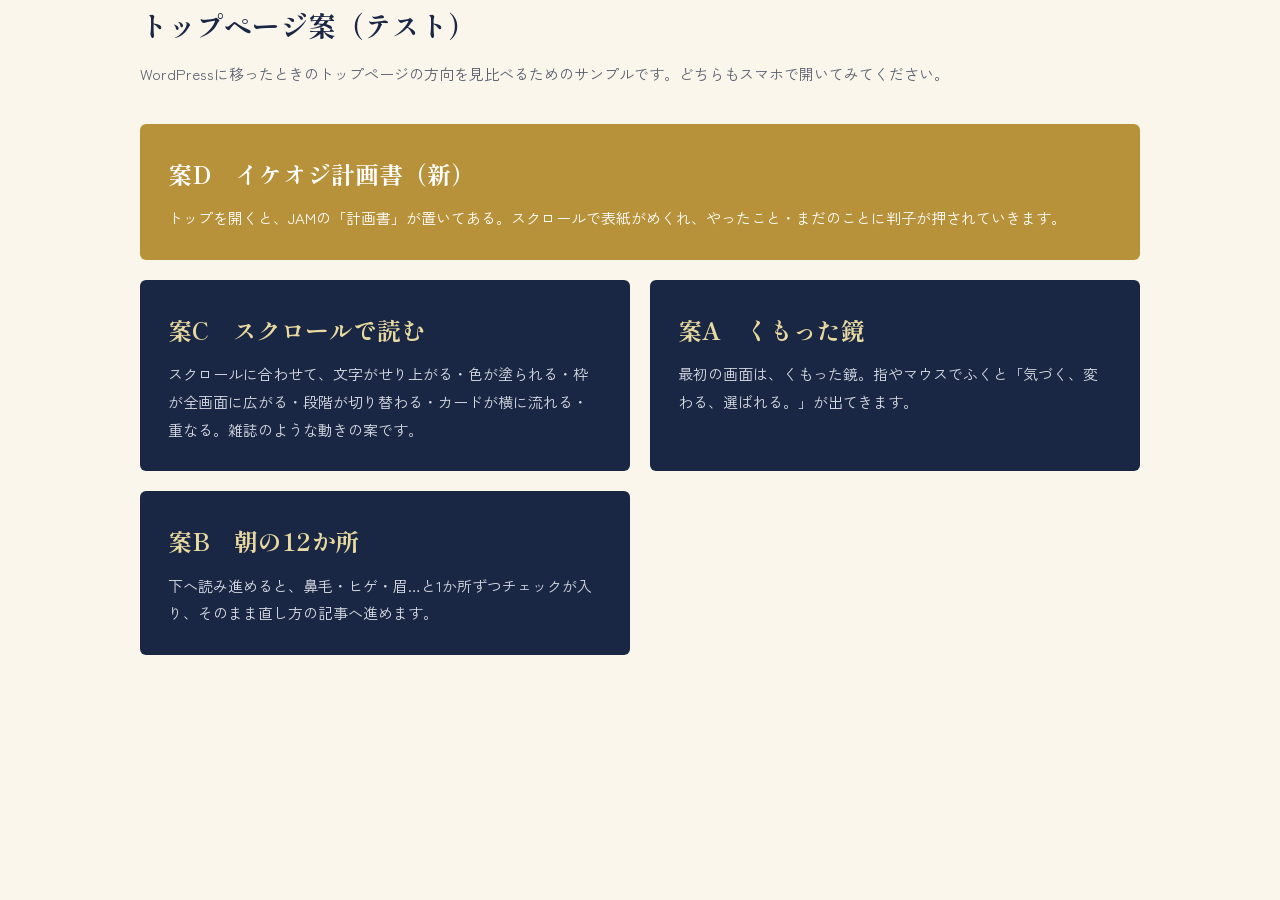
<file: index.html>
<!doctype html>
<html lang="ja">
<head>
<meta charset="utf-8">
<meta name="viewport" content="width=device-width,initial-scale=1">
<meta name="robots" content="noindex,nofollow">
<title>イケオジ計画｜トップページ案</title>
<link href="https://fonts.googleapis.com/css2?family=Shippori+Mincho+B1:wght@700;800&family=Zen+Kaku+Gothic+New:wght@400;700&display=swap" rel="stylesheet">
<link rel="stylesheet" href="shared.css">
<style>
main{padding:56px 0}
h1{font-family:"Shippori Mincho B1",serif;color:var(--navy);font-size:28px;margin:0 0 8px}
.opts{display:grid;gap:20px;grid-template-columns:1fr;margin-top:32px}
@media(min-width:760px){.opts{grid-template-columns:1fr 1fr}}
.opts a.new{grid-column:1/-1;background:var(--gold)}
.opts a.new b{color:#fff}.opts a.new p{color:#fff}
.opts a{display:block;text-decoration:none;background:var(--navy);color:#fff;border-radius:6px;padding:28px}
.opts a b{font-family:"Shippori Mincho B1",serif;font-size:24px;color:var(--gold-soft);display:block;margin-bottom:8px}
.opts a p{margin:0;color:#d9dce4;font-size:15px}
.opts a:hover{outline:2px solid var(--gold)}
</style>
</head>
<body>
<main class="wrap">
  <h1>トップページ案（テスト）</h1>
  <p class="lead-s">WordPressに移ったときのトップページの方向を見比べるためのサンプルです。どちらもスマホで開いてみてください。</p>
  <div class="opts">
    <a class="new" href="d/"><b>案D　イケオジ計画書（新）</b><p>トップを開くと、JAMの「計画書」が置いてある。スクロールで表紙がめくれ、やったこと・まだのことに判子が押されていきます。</p></a>
    <a href="c/"><b>案C　スクロールで読む</b><p>スクロールに合わせて、文字がせり上がる・色が塗られる・枠が全画面に広がる・段階が切り替わる・カードが横に流れる・重なる。雑誌のような動きの案です。</p></a>
    <a href="a/"><b>案A　くもった鏡</b><p>最初の画面は、くもった鏡。指やマウスでふくと「気づく、変わる、選ばれる。」が出てきます。</p></a>
    <a href="b/"><b>案B　朝の12か所</b><p>下へ読み進めると、鼻毛・ヒゲ・眉…と1か所ずつチェックが入り、そのまま直し方の記事へ進めます。</p></a>
  </div>
</main>
</body>
</html>
</file>
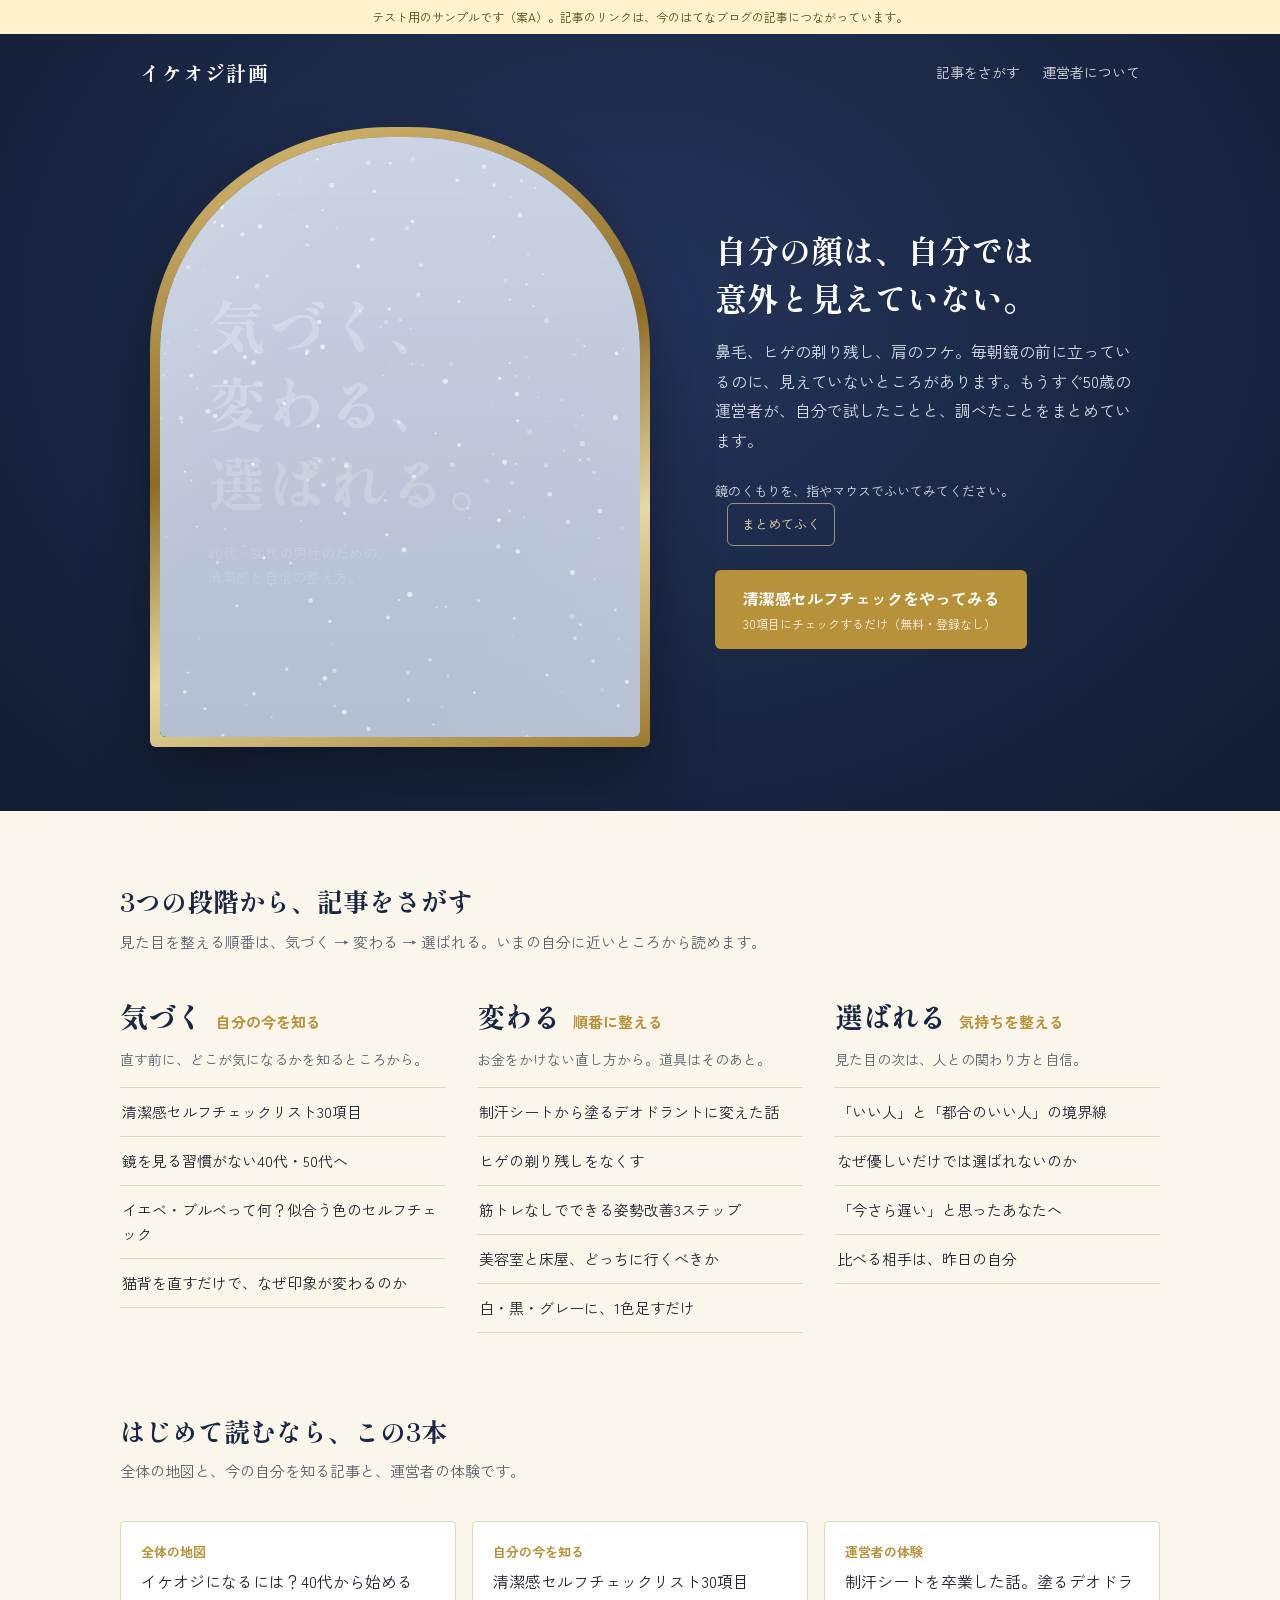
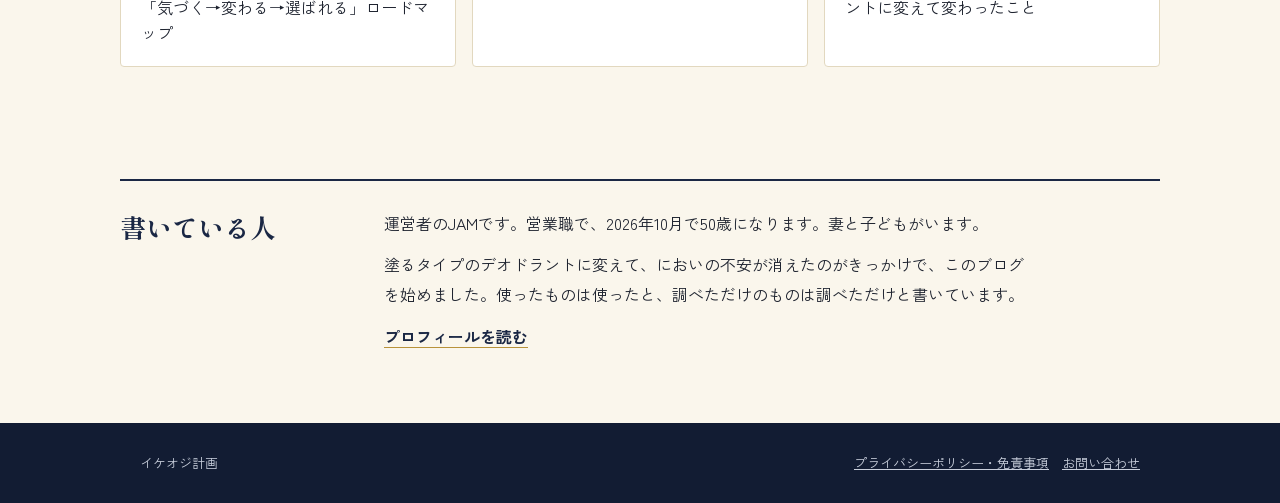
<file: a/index.html>
<!doctype html>
<html lang="ja">
<head>
<meta charset="utf-8">
<meta name="viewport" content="width=device-width,initial-scale=1">
<meta name="robots" content="noindex,nofollow">
<title>イケオジ計画｜案A くもった鏡</title>
<link rel="preconnect" href="https://fonts.googleapis.com">
<link rel="preconnect" href="https://fonts.gstatic.com" crossorigin>
<link href="https://fonts.googleapis.com/css2?family=Shippori+Mincho+B1:wght@500;700;800&family=Zen+Kaku+Gothic+New:wght@400;700&display=swap" rel="stylesheet">
<link rel="stylesheet" href="../shared.css">
<style>
.hero{background:radial-gradient(ellipse at 50% 35%,#24335a 0%,var(--navy) 55%,var(--navy-deep) 100%);color:#fff;padding:20px 0 64px;overflow:hidden}
.bar{display:flex;justify-content:space-between;align-items:center;font-size:14px}
.brand{font-family:"Shippori Mincho B1",serif;font-weight:800;font-size:20px;letter-spacing:.08em;text-decoration:none}
.bar nav a{margin-left:18px;color:#d9dce4;text-decoration:none}
.bar nav a:hover{color:var(--gold-soft)}

.mirror-area{display:grid;grid-template-columns:1fr;gap:32px;align-items:center;margin-top:36px}
@media(min-width:900px){.mirror-area{grid-template-columns:minmax(0,1.1fr) minmax(0,.9fr);gap:56px}}

/* 鏡：金の細い縁＋面取り */
.mirror{position:relative;aspect-ratio:4/5;max-height:620px;width:100%;max-width:500px;margin:0 auto;border-radius:48% 48% 6px 6px/36% 36% 6px 6px;padding:10px;background:linear-gradient(160deg,#d9bd78,#8f6d25 45%,#e8d9a0 70%,#9c7a2e);box-shadow:0 30px 60px rgba(0,0,0,.35)}
.glass{position:relative;width:100%;height:100%;border-radius:inherit;overflow:hidden;background:linear-gradient(170deg,#3a4d78 0%,#22314f 50%,#1a2744 100%)}
.reflect{position:absolute;inset:0;display:flex;flex-direction:column;justify-content:center;padding:12% 10%;text-align:left}
.reflect .say{font-family:"Shippori Mincho B1",serif;font-weight:800;font-size:clamp(34px,7.4vw,58px);line-height:1.35;margin:0;color:#fff;letter-spacing:.04em}
.reflect .say em{font-style:normal;display:table}
.reflect .say em:nth-child(3){color:var(--gold-soft)}
.reflect .who{margin:22px 0 0;font-size:14px;color:#c9d1e2;line-height:1.7}
.glass::after{content:"";position:absolute;inset:0;background:linear-gradient(115deg,rgba(255,255,255,.14) 0%,rgba(255,255,255,0) 30%,rgba(255,255,255,0) 70%,rgba(255,255,255,.06) 100%);pointer-events:none}
canvas.fog{position:absolute;inset:0;width:100%;height:100%;touch-action:none;cursor:grab;transition:opacity 1.2s ease}
canvas.fog.gone{opacity:0;pointer-events:none}

.side h1{font-family:"Shippori Mincho B1",serif;font-weight:700;font-size:clamp(24px,3.2vw,32px);line-height:1.5;margin:0 0 16px}
.nb{display:inline-block}
.side p{color:#d9dce4;margin:0 0 24px;max-width:28em}
.hint{font-size:13px;color:var(--gold-soft);margin:0 0 20px}
.wipe-btn{background:none;border:1px solid rgba(232,217,160,.6);color:var(--gold-soft);border-radius:6px;padding:8px 14px;font:inherit;font-size:13px;cursor:pointer;margin-left:12px}
.wipe-btn:hover{border-color:var(--gold-soft)}
.side .cta small{display:block;font-weight:400;font-size:12px;opacity:.9}
@media(max-width:899px){.side{text-align:left}}
@media(max-width:560px){.bar nav{display:none}.mirror{max-width:300px;aspect-ratio:5/6}.mirror-area{margin-top:24px}.reflect{padding:14% 11% 8%}}
</style>
</head>
<body>
<div class="test-note">テスト用のサンプルです（案A）。記事のリンクは、今のはてなブログの記事につながっています。</div>

<header class="hero">
  <div class="wrap">
    <div class="bar">
      <a class="brand" href="./">イケオジ計画</a>
      <nav aria-label="サイト内">
        <a href="#stages">記事をさがす</a>
        <a href="https://www.ikeojikeikaku.com/about">運営者について</a>
      </nav>
    </div>

    <div class="mirror-area">
      <div class="mirror">
        <div class="glass" id="glass">
          <div class="reflect">
            <p class="say"><em>気づく、</em><em>変わる、</em><em>選ばれる。</em></p>
            <p class="who">40代・50代の男性のための、<br>清潔感と自信の整え方。</p>
          </div>
          <canvas class="fog" id="fog" aria-hidden="true"></canvas>
        </div>
      </div>

      <div class="side">
        <h1><span class="nb">自分の顔は、</span><span class="nb">自分では</span><span class="nb">意外と見えていない。</span></h1>
        <p>鼻毛、ヒゲの剃り残し、肩のフケ。毎朝鏡の前に立っているのに、見えていないところがあります。もうすぐ50歳の運営者が、自分で試したことと、調べたことをまとめています。</p>
        <p class="hint">鏡のくもりを、指やマウスでふいてみてください。<button class="wipe-btn" id="wipeAll" type="button">まとめてふく</button></p>
        <a class="cta" href="https://tools.ikeojikeikaku.com/check/" target="_blank" rel="noopener">清潔感セルフチェックをやってみる<small>30項目にチェックするだけ（無料・登録なし）</small></a>
      </div>
    </div>
  </div>
</header>

<main>
  <section class="stages wrap" id="stages">
    <h2>3つの段階から、記事をさがす</h2>
    <p class="lead-s">見た目を整える順番は、気づく → 変わる → 選ばれる。いまの自分に近いところから読めます。</p>
    <div class="stage-grid">
      <div class="stage">
        <h3>気づく<span>自分の今を知る</span></h3>
        <p>直す前に、どこが気になるかを知るところから。</p>
        <ul>
          <li><a href="https://www.ikeojikeikaku.com/entry/2026/09/26/073937">清潔感セルフチェックリスト30項目</a></li>
          <li><a href="https://www.ikeojikeikaku.com/entry/mirror-habit">鏡を見る習慣がない40代・50代へ</a></li>
          <li><a href="https://www.ikeojikeikaku.com/entry/personal-color-check">イエベ・ブルベって何？似合う色のセルフチェック</a></li>
          <li><a href="https://www.ikeojikeikaku.com/entry/2026/09/24/130003">猫背を直すだけで、なぜ印象が変わるのか</a></li>
        </ul>
      </div>
      <div class="stage">
        <h3>変わる<span>順番に整える</span></h3>
        <p>お金をかけない直し方から。道具はそのあと。</p>
        <ul>
          <li><a href="https://www.ikeojikeikaku.com/entry/2026/09/24/130521">制汗シートから塗るデオドラントに変えた話</a></li>
          <li><a href="https://www.ikeojikeikaku.com/entry/shaving-missed-spots">ヒゲの剃り残しをなくす</a></li>
          <li><a href="https://www.ikeojikeikaku.com/entry/posture-3-steps">筋トレなしでできる姿勢改善3ステップ</a></li>
          <li><a href="https://www.ikeojikeikaku.com/entry/barber-or-salon">美容室と床屋、どっちに行くべきか</a></li>
          <li><a href="https://www.ikeojikeikaku.com/entry/2026/09/24/123515">白・黒・グレーに、1色足すだけ</a></li>
        </ul>
      </div>
      <div class="stage">
        <h3>選ばれる<span>気持ちを整える</span></h3>
        <p>見た目の次は、人との関わり方と自信。</p>
        <ul>
          <li><a href="https://www.ikeojikeikaku.com/entry/good-guy-vs-pushover">「いい人」と「都合のいい人」の境界線</a></li>
          <li><a href="https://www.ikeojikeikaku.com/entry/kindness-into-action">なぜ優しいだけでは選ばれないのか</a></li>
          <li><a href="https://www.ikeojikeikaku.com/entry/never-too-late">「今さら遅い」と思ったあなたへ</a></li>
          <li><a href="https://www.ikeojikeikaku.com/entry/compare-with-yesterday">比べる相手は、昨日の自分</a></li>
        </ul>
      </div>
    </div>
  </section>

  <section class="picks wrap">
    <h2>はじめて読むなら、この3本</h2>
    <p class="lead-s">全体の地図と、今の自分を知る記事と、運営者の体験です。</p>
    <div class="pick-list">
      <a href="https://www.ikeojikeikaku.com/entry/2026/09/26/071316"><b>全体の地図</b>イケオジになるには？40代から始める「気づく→変わる→選ばれる」ロードマップ</a>
      <a href="https://www.ikeojikeikaku.com/entry/2026/09/26/073937"><b>自分の今を知る</b>清潔感セルフチェックリスト30項目</a>
      <a href="https://www.ikeojikeikaku.com/entry/2026/09/24/130521"><b>運営者の体験</b>制汗シートを卒業した話。塗るデオドラントに変えて変わったこと</a>
    </div>
  </section>

  <section class="about wrap">
    <div class="about-box">
      <h2>書いている人</h2>
      <div>
        <p>運営者のJAMです。営業職で、2026年10月で50歳になります。妻と子どもがいます。</p>
        <p>塗るタイプのデオドラントに変えて、においの不安が消えたのがきっかけで、このブログを始めました。使ったものは使ったと、調べただけのものは調べただけと書いています。</p>
        <a class="text-link" href="https://www.ikeojikeikaku.com/about">プロフィールを読む</a>
      </div>
    </div>
  </section>
</main>

<footer>
  <div class="wrap">
    <span>イケオジ計画</span>
    <span><a href="https://www.ikeojikeikaku.com/entry/2026/09/24/115841">プライバシーポリシー・免責事項</a>　<a href="https://www.ikeojikeikaku.com/entry/2026/09/24/115906">お問い合わせ</a></span>
  </div>
</footer>

<script>
(() => {
  const glass = document.getElementById('glass');
  const cv = document.getElementById('fog');
  const ctx = cv.getContext('2d');
  const reduce = matchMedia('(prefers-reduced-motion: reduce)').matches;
  let w, h, dpr, done = false;

  function paintFog() {
    dpr = Math.min(devicePixelRatio || 1, 2);
    w = glass.clientWidth; h = glass.clientHeight;
    cv.width = w * dpr; cv.height = h * dpr;
    ctx.setTransform(dpr, 0, 0, dpr, 0, 0);
    ctx.globalCompositeOperation = 'source-over';
    const g = ctx.createLinearGradient(0, 0, 0, h);
    g.addColorStop(0, 'rgba(214,222,236,0.93)');
    g.addColorStop(1, 'rgba(188,198,218,0.95)');
    ctx.fillStyle = g; ctx.fillRect(0, 0, w, h);
    // 水滴の粒
    for (let i = 0; i < 260; i++) {
      const x = Math.random() * w, y = Math.random() * h, r = Math.random() * 2.2 + .4;
      ctx.fillStyle = `rgba(255,255,255,${Math.random() * .5 + .2})`;
      ctx.beginPath(); ctx.arc(x, y, r, 0, Math.PI * 2); ctx.fill();
    }
  }

  function wipe(x, y, r) {
    ctx.globalCompositeOperation = 'destination-out';
    const g = ctx.createRadialGradient(x, y, r * .35, x, y, r);
    g.addColorStop(0, 'rgba(0,0,0,1)');
    g.addColorStop(1, 'rgba(0,0,0,0)');
    ctx.fillStyle = g;
    ctx.beginPath(); ctx.arc(x, y, r, 0, Math.PI * 2); ctx.fill();
  }

  let last = null, checkTimer = null;
  function stroke(x, y) {
    const r = Math.max(34, w * .11);
    if (last) {
      const dx = x - last.x, dy = y - last.y, n = Math.ceil(Math.hypot(dx, dy) / (r * .3));
      for (let i = 1; i <= n; i++) wipe(last.x + dx * i / n, last.y + dy * i / n, r);
    } else wipe(x, y, r);
    last = { x, y };
    clearTimeout(checkTimer); checkTimer = setTimeout(checkCleared, 200);
  }

  function checkCleared() {
    if (done) return;
    const data = ctx.getImageData(0, 0, cv.width, cv.height).data;
    let clear = 0, total = 0;
    for (let i = 3; i < data.length; i += 4 * 40) { total++; if (data[i] < 60) clear++; }
    if (clear / total > 0.45) finish();
  }

  function finish() { done = true; cv.classList.add('gone'); }

  function pos(e) { const b = cv.getBoundingClientRect(); return { x: e.clientX - b.left, y: e.clientY - b.top }; }
  cv.addEventListener('pointerdown', e => { cv.setPointerCapture(e.pointerId); last = null; const p = pos(e); stroke(p.x, p.y); });
  cv.addEventListener('pointermove', e => { if (e.buttons || e.pointerType === 'mouse') { const p = pos(e); stroke(p.x, p.y); } });
  cv.addEventListener('pointerup', () => last = null);
  cv.addEventListener('pointerleave', () => last = null);
  document.getElementById('wipeAll').addEventListener('click', finish);

  // 最初の一筆：ページを開いたときに一度だけ、左上から斜めにふく
  function introStroke() {
    // 「気づく、」の行だけを横にひとふき。残りは読む人がふく
    const gb = glass.getBoundingClientRect(), eb = glass.querySelector('.say em').getBoundingClientRect();
    const y = (eb.top + eb.height / 2 - gb.top) / h;
    const x0 = (eb.left - gb.left - 10) / w, x1 = (eb.right - gb.left + 10) / w;
    const pts = [[x0, y + .01], [(x0 + x1) / 2, y - .01], [x1, y]];
    const dur = 1400; let start = null, prev = 0;
    const at = t => {
      const f = t * (pts.length - 1), i = Math.min(Math.floor(f), pts.length - 2), k = f - i;
      const a = pts[i], b = pts[i + 1];
      return [(a[0] + (b[0] - a[0]) * k) * w, (a[1] + (b[1] - a[1]) * k) * h];
    };
    function step(now) {
      if (start === null) start = now;
      const t = Math.min(1, (now - start) / dur);
      // フレームが飛んでも線が途切れないよう、前回の位置から細かく刻んで描く
      for (let s = prev; s <= t; s += 0.01) stroke(...at(s));
      stroke(...at(t)); prev = t;
      if (t < 1) requestAnimationFrame(step); else last = null;
    }
    requestAnimationFrame(step);
  }

  paintFog();
  if (reduce) finish();
  else setTimeout(introStroke, 700);
  let rw = innerWidth;
  addEventListener('resize', () => { if (!done && innerWidth !== rw) { rw = innerWidth; paintFog(); } });
})();
</script>
</body>
</html>
</file>
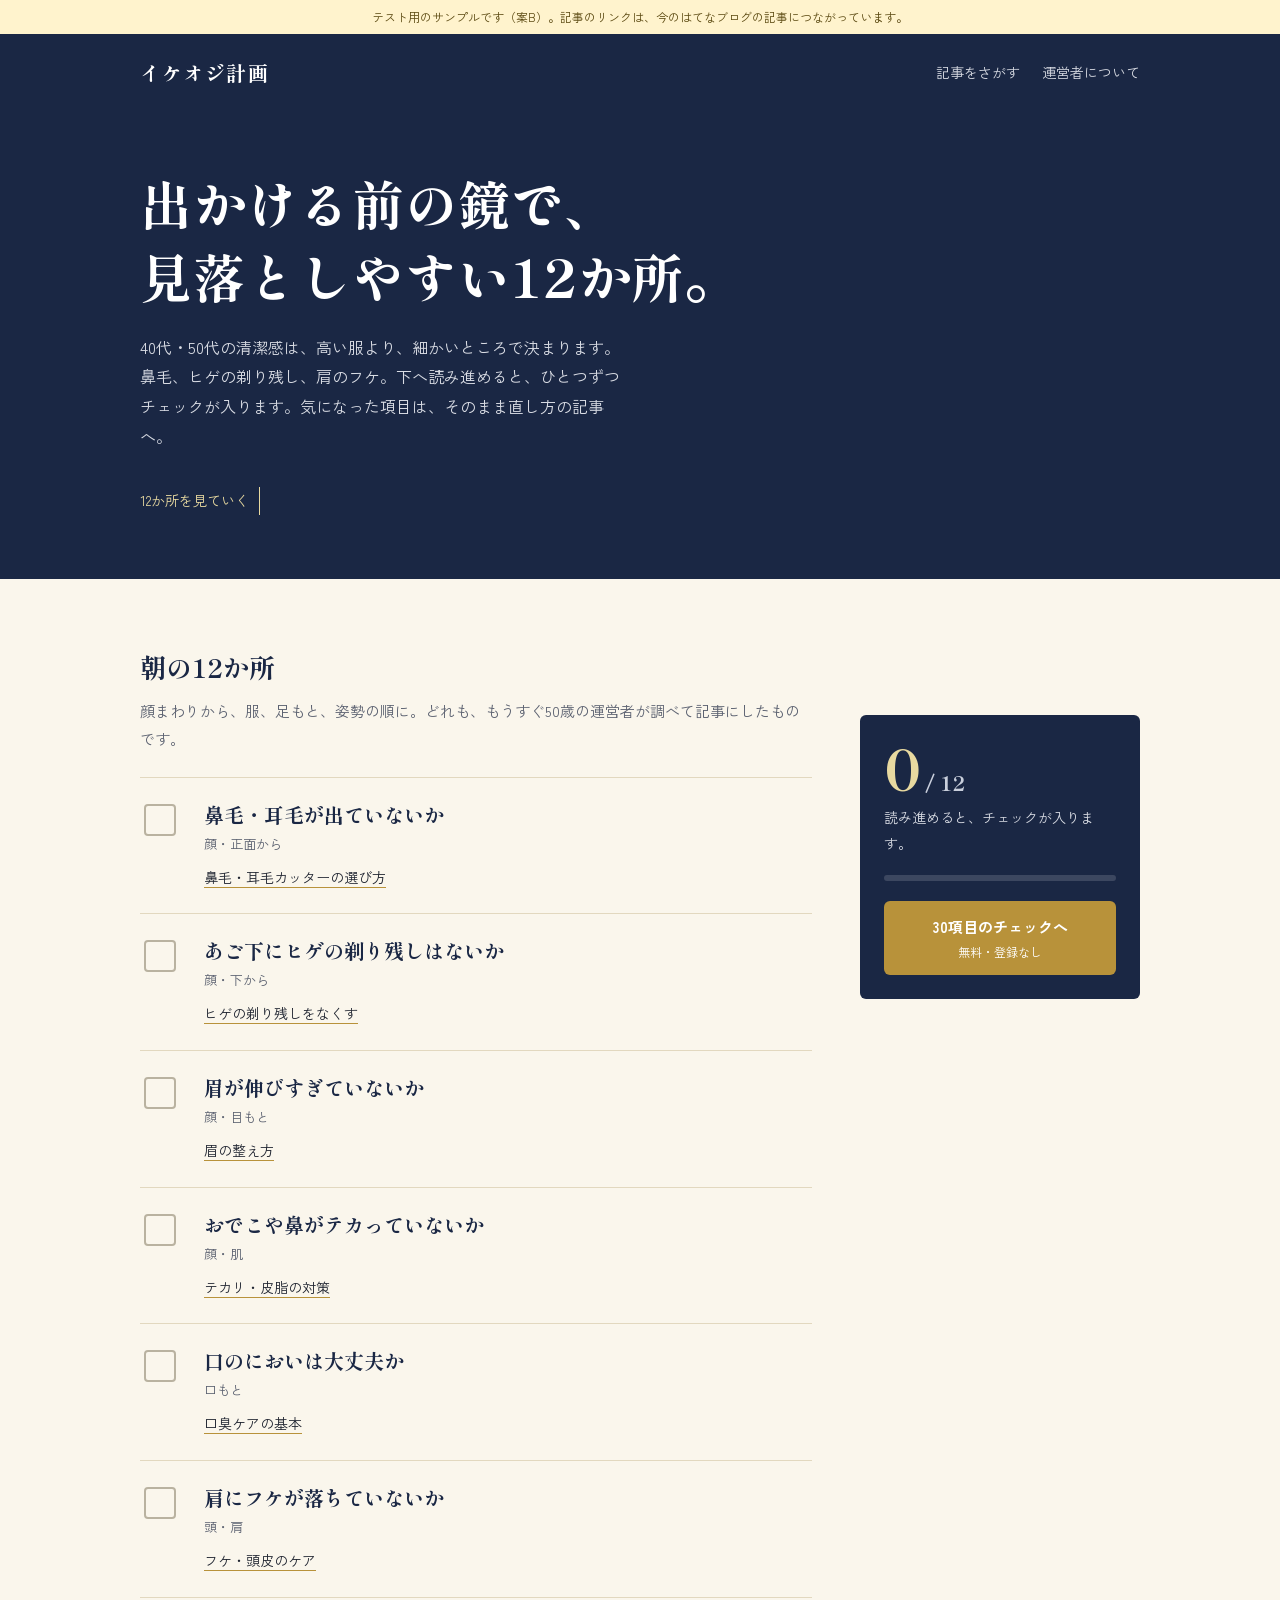
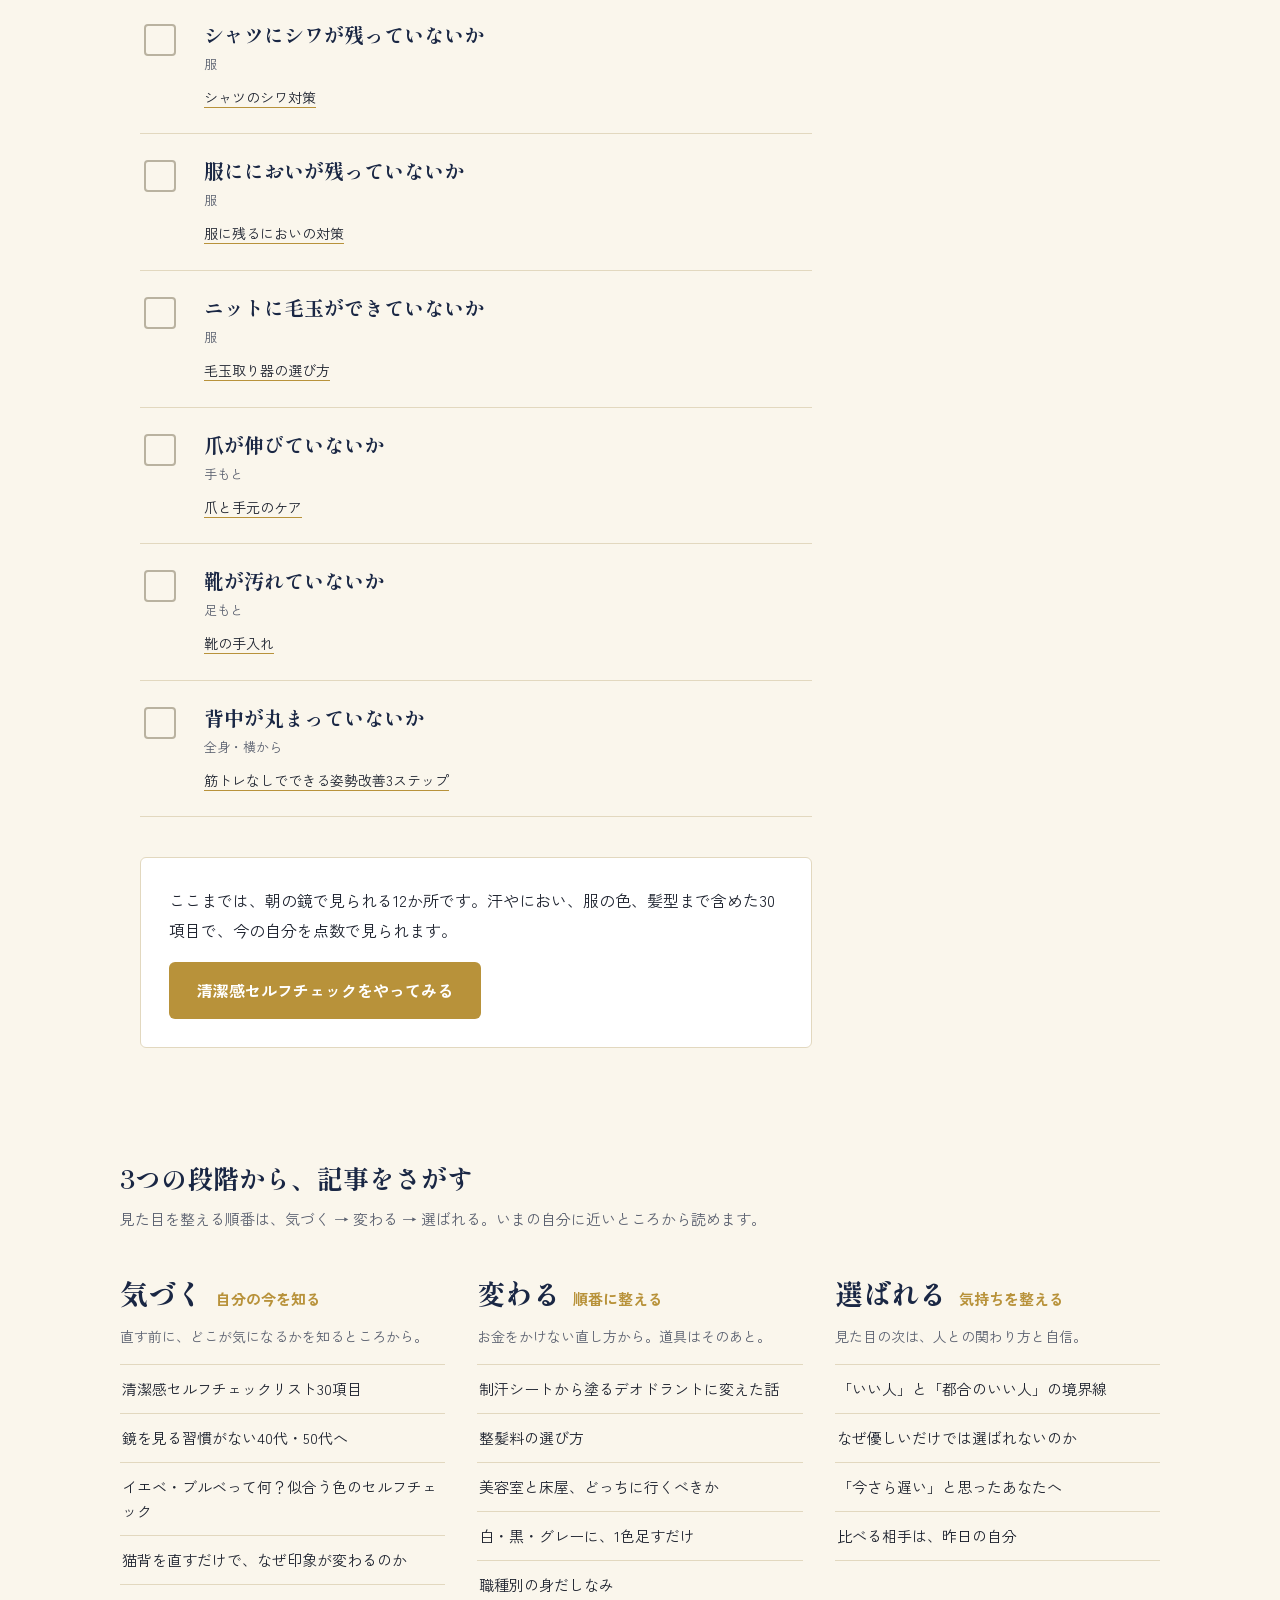
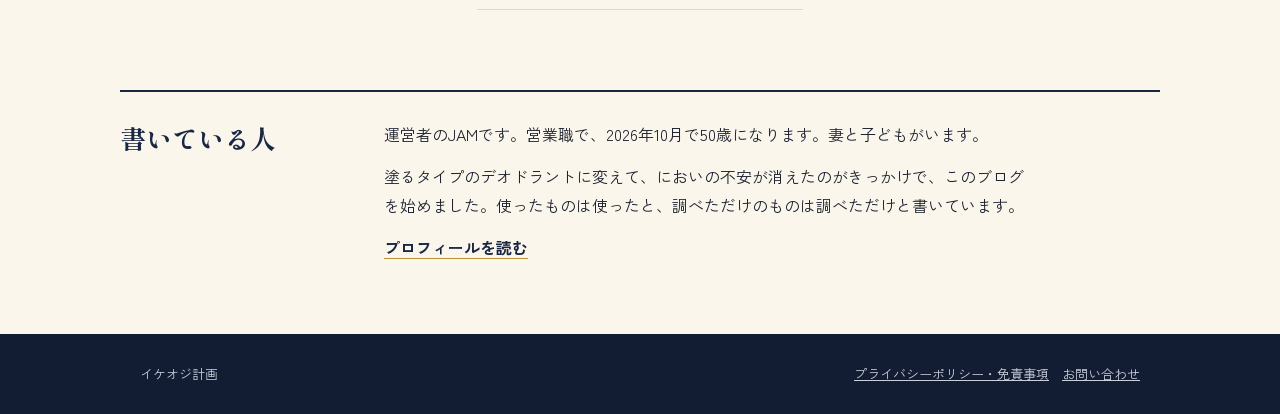
<file: b/index.html>
<!doctype html>
<html lang="ja">
<head>
<meta charset="utf-8">
<meta name="viewport" content="width=device-width,initial-scale=1">
<meta name="robots" content="noindex,nofollow">
<title>イケオジ計画｜案B 朝の12項目</title>
<link rel="preconnect" href="https://fonts.googleapis.com">
<link rel="preconnect" href="https://fonts.gstatic.com" crossorigin>
<link href="https://fonts.googleapis.com/css2?family=Shippori+Mincho+B1:wght@500;700;800&family=Zen+Kaku+Gothic+New:wght@400;700&display=swap" rel="stylesheet">
<link rel="stylesheet" href="../shared.css">
<style>
.top{background:var(--navy);color:#fff}
.bar{display:flex;justify-content:space-between;align-items:center;padding:20px 0;font-size:14px}
.brand{font-family:"Shippori Mincho B1",serif;font-weight:800;font-size:20px;letter-spacing:.08em;text-decoration:none}
.bar nav a{margin-left:18px;color:#d9dce4;text-decoration:none}
.bar nav a:hover{color:var(--gold-soft)}
@media(max-width:560px){.bar nav{display:none}}

.intro{padding:56px 0 64px;max-width:760px}
.intro h1{font-family:"Shippori Mincho B1",serif;font-weight:800;font-size:clamp(30px,5.4vw,52px);line-height:1.4;margin:0 0 20px;letter-spacing:.02em}
.intro h1 .nb{display:inline-block}
.intro p{color:#d9dce4;margin:0;max-width:30em}
.scroll-cue{margin-top:36px;display:inline-flex;align-items:center;gap:10px;color:var(--gold-soft);font-size:14px;text-decoration:none}
.scroll-cue::after{content:"";width:1px;height:28px;background:var(--gold-soft);animation:cue 1.8s ease-in-out infinite}
@keyframes cue{0%,100%{transform:scaleY(.4);transform-origin:top}50%{transform:scaleY(1);transform-origin:top}}

/* 朝のチェック：左に項目、右に進み具合 */
.routine{display:grid;grid-template-columns:1fr;gap:0 48px;padding-top:64px;padding-bottom:40px}
@media(min-width:900px){.routine{grid-template-columns:minmax(0,1fr) 280px}}
.routine h2{font-family:"Shippori Mincho B1",serif;font-weight:700;font-size:26px;color:var(--navy);margin:0 0 6px}
.routine .lead-s{margin-bottom:24px}

.items{list-style:none;margin:0;padding:0;counter-reset:none}
.item{border-top:1px solid var(--line)}
.item:last-child{border-bottom:1px solid var(--line)}
.item a{display:grid;grid-template-columns:44px 1fr;gap:16px;align-items:start;padding:22px 4px;text-decoration:none}
.box{width:32px;height:32px;border:2px solid #b9b2a0;border-radius:4px;margin-top:4px;position:relative;transition:border-color .3s}
.box svg{position:absolute;inset:-6px -2px -2px -6px;width:44px;height:40px;overflow:visible}
.box path{fill:none;stroke:var(--gold);stroke-width:4.5;stroke-linecap:round;stroke-linejoin:round;stroke-dasharray:60;stroke-dashoffset:60;transition:stroke-dashoffset .55s cubic-bezier(.6,0,.2,1)}
.item.on .box{border-color:var(--navy)}
.item.on .box path{stroke-dashoffset:0}
.q{font-family:"Shippori Mincho B1",serif;font-weight:700;font-size:20px;line-height:1.5;color:var(--navy);display:block}
.where{display:block;font-size:13px;color:var(--muted);margin:2px 0 6px}
.read{font-size:14px;color:var(--ink);text-decoration:underline;text-decoration-color:var(--gold);text-underline-offset:4px}
.item a:hover .q{color:var(--gold)}

.meter{position:sticky;top:24px;align-self:start;background:var(--navy);color:#fff;border-radius:6px;padding:24px;margin-top:72px}
.meter .num{font-family:"Shippori Mincho B1",serif;font-weight:800;font-size:56px;line-height:1;color:var(--gold-soft)}
.meter .num small{font-size:20px;color:#c9cfdc;margin-left:4px}
.meter p{margin:10px 0 18px;font-size:14px;color:#d9dce4}
.track{height:6px;background:rgba(255,255,255,.15);border-radius:3px;overflow:hidden;margin-bottom:20px}
.fill{height:100%;width:0;background:var(--gold);transition:width .5s ease}
.meter .cta{display:block;text-align:center;padding:12px 10px;font-size:15px}
.meter .cta small{display:block;font-weight:400;font-size:12px}
@media(max-width:899px){
  .meter{position:sticky;top:auto;bottom:0;margin:0 -20px;border-radius:0;padding:12px 20px;display:flex;align-items:center;gap:14px;order:2;z-index:5}
  .meter .num{font-size:30px;flex:none}
  .meter .num small{font-size:14px}
  .meter p{margin:0;font-size:12px;flex:1}
  .meter .track,.meter .cta{display:none}
}
.after{margin:40px 0 0;padding:28px;background:#fff;border:1px solid var(--line);border-radius:6px}
.after p{margin:0 0 16px}

@media(max-width:560px){.q{font-size:18px}}
@media (prefers-reduced-motion: reduce){
  .box path,.fill{transition:none}
  .scroll-cue::after{animation:none}
}
</style>
</head>
<body>
<div class="test-note">テスト用のサンプルです（案B）。記事のリンクは、今のはてなブログの記事につながっています。</div>

<header class="top">
  <div class="wrap">
    <div class="bar">
      <a class="brand" href="./">イケオジ計画</a>
      <nav aria-label="サイト内">
        <a href="#stages">記事をさがす</a>
        <a href="https://www.ikeojikeikaku.com/about">運営者について</a>
      </nav>
    </div>
    <div class="intro">
      <h1><span class="nb">出かける前の鏡で、</span><span class="nb">見落としやすい12か所。</span></h1>
      <p>40代・50代の清潔感は、高い服より、細かいところで決まります。鼻毛、ヒゲの剃り残し、肩のフケ。下へ読み進めると、ひとつずつチェックが入ります。気になった項目は、そのまま直し方の記事へ。</p>
      <a class="scroll-cue" href="#routine">12か所を見ていく</a>
    </div>
  </div>
</header>

<main>
  <div class="wrap routine" id="routine">
    <div>
      <h2>朝の12か所</h2>
      <p class="lead-s">顔まわりから、服、足もと、姿勢の順に。どれも、もうすぐ50歳の運営者が調べて記事にしたものです。</p>
      <ol class="items" id="items">
        <li class="item"><a href="https://www.ikeojikeikaku.com/entry/nose-ear-hair-cutter"><span class="box"><svg viewBox="0 0 44 40"><path d="M8 20 L18 30 L38 6"/></svg></span><span><span class="q">鼻毛・耳毛が出ていないか</span><span class="where">顔・正面から</span><span class="read">鼻毛・耳毛カッターの選び方</span></span></a></li>
        <li class="item"><a href="https://www.ikeojikeikaku.com/entry/shaving-missed-spots"><span class="box"><svg viewBox="0 0 44 40"><path d="M8 20 L18 30 L38 6"/></svg></span><span><span class="q">あご下にヒゲの剃り残しはないか</span><span class="where">顔・下から</span><span class="read">ヒゲの剃り残しをなくす</span></span></a></li>
        <li class="item"><a href="https://www.ikeojikeikaku.com/entry/eyebrow-grooming"><span class="box"><svg viewBox="0 0 44 40"><path d="M8 20 L18 30 L38 6"/></svg></span><span><span class="q">眉が伸びすぎていないか</span><span class="where">顔・目もと</span><span class="read">眉の整え方</span></span></a></li>
        <li class="item"><a href="https://www.ikeojikeikaku.com/entry/oily-skin-shine"><span class="box"><svg viewBox="0 0 44 40"><path d="M8 20 L18 30 L38 6"/></svg></span><span><span class="q">おでこや鼻がテカっていないか</span><span class="where">顔・肌</span><span class="read">テカリ・皮脂の対策</span></span></a></li>
        <li class="item"><a href="https://www.ikeojikeikaku.com/entry/bad-breath-care"><span class="box"><svg viewBox="0 0 44 40"><path d="M8 20 L18 30 L38 6"/></svg></span><span><span class="q">口のにおいは大丈夫か</span><span class="where">口もと</span><span class="read">口臭ケアの基本</span></span></a></li>
        <li class="item"><a href="https://www.ikeojikeikaku.com/entry/dandruff-scalp-care"><span class="box"><svg viewBox="0 0 44 40"><path d="M8 20 L18 30 L38 6"/></svg></span><span><span class="q">肩にフケが落ちていないか</span><span class="where">頭・肩</span><span class="read">フケ・頭皮のケア</span></span></a></li>
        <li class="item"><a href="https://www.ikeojikeikaku.com/entry/shirt-wrinkles"><span class="box"><svg viewBox="0 0 44 40"><path d="M8 20 L18 30 L38 6"/></svg></span><span><span class="q">シャツにシワが残っていないか</span><span class="where">服</span><span class="read">シャツのシワ対策</span></span></a></li>
        <li class="item"><a href="https://www.ikeojikeikaku.com/entry/clothes-odor"><span class="box"><svg viewBox="0 0 44 40"><path d="M8 20 L18 30 L38 6"/></svg></span><span><span class="q">服ににおいが残っていないか</span><span class="where">服</span><span class="read">服に残るにおいの対策</span></span></a></li>
        <li class="item"><a href="https://www.ikeojikeikaku.com/entry/fabric-shaver"><span class="box"><svg viewBox="0 0 44 40"><path d="M8 20 L18 30 L38 6"/></svg></span><span><span class="q">ニットに毛玉ができていないか</span><span class="where">服</span><span class="read">毛玉取り器の選び方</span></span></a></li>
        <li class="item"><a href="https://www.ikeojikeikaku.com/entry/nail-hand-care"><span class="box"><svg viewBox="0 0 44 40"><path d="M8 20 L18 30 L38 6"/></svg></span><span><span class="q">爪が伸びていないか</span><span class="where">手もと</span><span class="read">爪と手元のケア</span></span></a></li>
        <li class="item"><a href="https://www.ikeojikeikaku.com/entry/shoe-care"><span class="box"><svg viewBox="0 0 44 40"><path d="M8 20 L18 30 L38 6"/></svg></span><span><span class="q">靴が汚れていないか</span><span class="where">足もと</span><span class="read">靴の手入れ</span></span></a></li>
        <li class="item"><a href="https://www.ikeojikeikaku.com/entry/posture-3-steps"><span class="box"><svg viewBox="0 0 44 40"><path d="M8 20 L18 30 L38 6"/></svg></span><span><span class="q">背中が丸まっていないか</span><span class="where">全身・横から</span><span class="read">筋トレなしでできる姿勢改善3ステップ</span></span></a></li>
      </ol>
      <div class="after">
        <p>ここまでは、朝の鏡で見られる12か所です。汗やにおい、服の色、髪型まで含めた30項目で、今の自分を点数で見られます。</p>
        <a class="cta" href="https://tools.ikeojikeikaku.com/check/" target="_blank" rel="noopener">清潔感セルフチェックをやってみる</a>
      </div>
    </div>

    <aside class="meter" aria-live="polite">
      <div class="num"><span id="count">0</span><small>/ 12</small></div>
      <p id="meterText">読み進めると、チェックが入ります。</p>
      <div class="track"><div class="fill" id="fill"></div></div>
      <a class="cta" href="https://tools.ikeojikeikaku.com/check/" target="_blank" rel="noopener">30項目のチェックへ<small>無料・登録なし</small></a>
    </aside>
  </div>

  <section class="stages wrap" id="stages">
    <h2>3つの段階から、記事をさがす</h2>
    <p class="lead-s">見た目を整える順番は、気づく → 変わる → 選ばれる。いまの自分に近いところから読めます。</p>
    <div class="stage-grid">
      <div class="stage">
        <h3>気づく<span>自分の今を知る</span></h3>
        <p>直す前に、どこが気になるかを知るところから。</p>
        <ul>
          <li><a href="https://www.ikeojikeikaku.com/entry/2026/09/26/073937">清潔感セルフチェックリスト30項目</a></li>
          <li><a href="https://www.ikeojikeikaku.com/entry/mirror-habit">鏡を見る習慣がない40代・50代へ</a></li>
          <li><a href="https://www.ikeojikeikaku.com/entry/personal-color-check">イエベ・ブルベって何？似合う色のセルフチェック</a></li>
          <li><a href="https://www.ikeojikeikaku.com/entry/2026/09/24/130003">猫背を直すだけで、なぜ印象が変わるのか</a></li>
        </ul>
      </div>
      <div class="stage">
        <h3>変わる<span>順番に整える</span></h3>
        <p>お金をかけない直し方から。道具はそのあと。</p>
        <ul>
          <li><a href="https://www.ikeojikeikaku.com/entry/2026/09/24/130521">制汗シートから塗るデオドラントに変えた話</a></li>
          <li><a href="https://www.ikeojikeikaku.com/entry/hair-styling-products">整髪料の選び方</a></li>
          <li><a href="https://www.ikeojikeikaku.com/entry/barber-or-salon">美容室と床屋、どっちに行くべきか</a></li>
          <li><a href="https://www.ikeojikeikaku.com/entry/2026/09/24/123515">白・黒・グレーに、1色足すだけ</a></li>
          <li><a href="https://www.ikeojikeikaku.com/entry/grooming-by-job">職種別の身だしなみ</a></li>
        </ul>
      </div>
      <div class="stage">
        <h3>選ばれる<span>気持ちを整える</span></h3>
        <p>見た目の次は、人との関わり方と自信。</p>
        <ul>
          <li><a href="https://www.ikeojikeikaku.com/entry/good-guy-vs-pushover">「いい人」と「都合のいい人」の境界線</a></li>
          <li><a href="https://www.ikeojikeikaku.com/entry/kindness-into-action">なぜ優しいだけでは選ばれないのか</a></li>
          <li><a href="https://www.ikeojikeikaku.com/entry/never-too-late">「今さら遅い」と思ったあなたへ</a></li>
          <li><a href="https://www.ikeojikeikaku.com/entry/compare-with-yesterday">比べる相手は、昨日の自分</a></li>
        </ul>
      </div>
    </div>
  </section>

  <section class="about wrap">
    <div class="about-box">
      <h2>書いている人</h2>
      <div>
        <p>運営者のJAMです。営業職で、2026年10月で50歳になります。妻と子どもがいます。</p>
        <p>塗るタイプのデオドラントに変えて、においの不安が消えたのがきっかけで、このブログを始めました。使ったものは使ったと、調べただけのものは調べただけと書いています。</p>
        <a class="text-link" href="https://www.ikeojikeikaku.com/about">プロフィールを読む</a>
      </div>
    </div>
  </section>
</main>

<footer>
  <div class="wrap">
    <span>イケオジ計画</span>
    <span><a href="https://www.ikeojikeikaku.com/entry/2026/09/24/115841">プライバシーポリシー・免責事項</a>　<a href="https://www.ikeojikeikaku.com/entry/2026/09/24/115906">お問い合わせ</a></span>
  </div>
</footer>

<script>
(() => {
  const items = [...document.querySelectorAll('.item')];
  const count = document.getElementById('count');
  const fill = document.getElementById('fill');
  const text = document.getElementById('meterText');
  const msgs = [[0, '読み進めると、チェックが入ります。'], [1, '顔まわりから見ています。'], [7, '服を見ています。'], [10, '手もと、足もと、姿勢。あと少しです。'], [12, '12か所、見終わりました。']];
  function update() {
    const n = items.filter(i => i.classList.contains('on')).length;
    count.textContent = n;
    fill.style.width = (n / items.length * 100) + '%';
    text.textContent = msgs.filter(m => n >= m[0]).pop()[1];
  }
  // 項目が画面の中ほどより上に来たらチェック。上へ戻ると外れる
  let ticking = false;
  function onScroll() {
    if (ticking) return; ticking = true;
    requestAnimationFrame(() => {
      const line = innerHeight * 0.55;
      items.forEach(i => i.classList.toggle('on', i.getBoundingClientRect().top < line));
      update(); ticking = false;
    });
  }
  addEventListener('scroll', onScroll, { passive: true });
  addEventListener('resize', onScroll);
  onScroll();
})();
</script>
</body>
</html>
</file>
<file: shared.css>
:root{
  --navy:#1a2744;
  --navy-deep:#121c33;
  --gold:#b8923a;
  --gold-soft:#e8d9a0;
  --ivory:#faf6ec;
  --ink:#1f2430;
  --muted:#5b6170;
  --line:#e2d8bf;
}
*{box-sizing:border-box}
html{-webkit-text-size-adjust:100%}
body{margin:0;background:var(--ivory);color:var(--ink);font-family:"Zen Kaku Gothic New",sans-serif;font-size:16px;line-height:1.85}
a{color:inherit}
a:focus-visible,button:focus-visible{outline:3px solid var(--gold);outline-offset:3px}
.wrap{max-width:1040px;margin:0 auto;padding:0 20px}
.mincho{font-family:"Shippori Mincho B1",serif}

/* 下半分：共通の記事導線 */
.stages{padding:72px 0 24px}
.stages h2,.picks h2,.about h2{font-family:"Shippori Mincho B1",serif;font-weight:700;font-size:26px;line-height:1.4;margin:0 0 8px;color:var(--navy)}
.lead-s{margin:0 0 36px;color:var(--muted);font-size:15px}
.stage-grid{display:grid;grid-template-columns:1fr;gap:40px}
@media(min-width:820px){.stage-grid{grid-template-columns:repeat(3,1fr);gap:32px}}
.stage h3{display:flex;align-items:baseline;gap:12px;margin:0 0 4px;font-family:"Shippori Mincho B1",serif;font-size:28px;color:var(--navy);font-weight:800}
.stage h3 span{font-size:15px;color:var(--gold);font-family:"Zen Kaku Gothic New",sans-serif;font-weight:700}
.stage>p{margin:0 0 14px;font-size:14px;color:var(--muted)}
.stage ul{list-style:none;margin:0;padding:0;border-top:1px solid var(--line)}
.stage li{border-bottom:1px solid var(--line)}
.stage li a{display:block;padding:12px 2px;text-decoration:none;font-size:15px;line-height:1.6}
.stage li a:hover{color:var(--gold)}

.picks{padding:56px 0}
.pick-list{display:grid;gap:16px;grid-template-columns:1fr}
@media(min-width:820px){.pick-list{grid-template-columns:repeat(3,1fr)}}
.pick-list a{display:block;background:#fff;border:1px solid var(--line);border-radius:4px;padding:20px;text-decoration:none;line-height:1.6}
.pick-list a b{display:block;font-size:13px;color:var(--gold);margin-bottom:6px}
.pick-list a:hover{border-color:var(--gold)}

.about{padding:56px 0 72px}
.about-box{display:grid;gap:24px;grid-template-columns:1fr;border-top:2px solid var(--navy);padding-top:28px}
@media(min-width:820px){.about-box{grid-template-columns:240px 1fr}}
.about-box p{margin:0 0 12px;max-width:40em}
.text-link{color:var(--navy);font-weight:700;text-decoration:underline;text-decoration-color:var(--gold);text-underline-offset:4px}

.cta{display:inline-block;background:var(--gold);color:#fff;text-decoration:none;font-weight:700;border-radius:6px;padding:14px 28px;font-size:16px}
.cta:hover{background:#a37f2e}

footer{background:var(--navy-deep);color:#c9cfdc;font-size:13px;padding:28px 0}
footer .wrap{display:flex;flex-wrap:wrap;gap:8px 20px;justify-content:space-between}
footer a{color:#c9cfdc}
.test-note{background:#fff3cd;color:#5c4a12;font-size:12px;text-align:center;padding:6px 12px}
</file>
